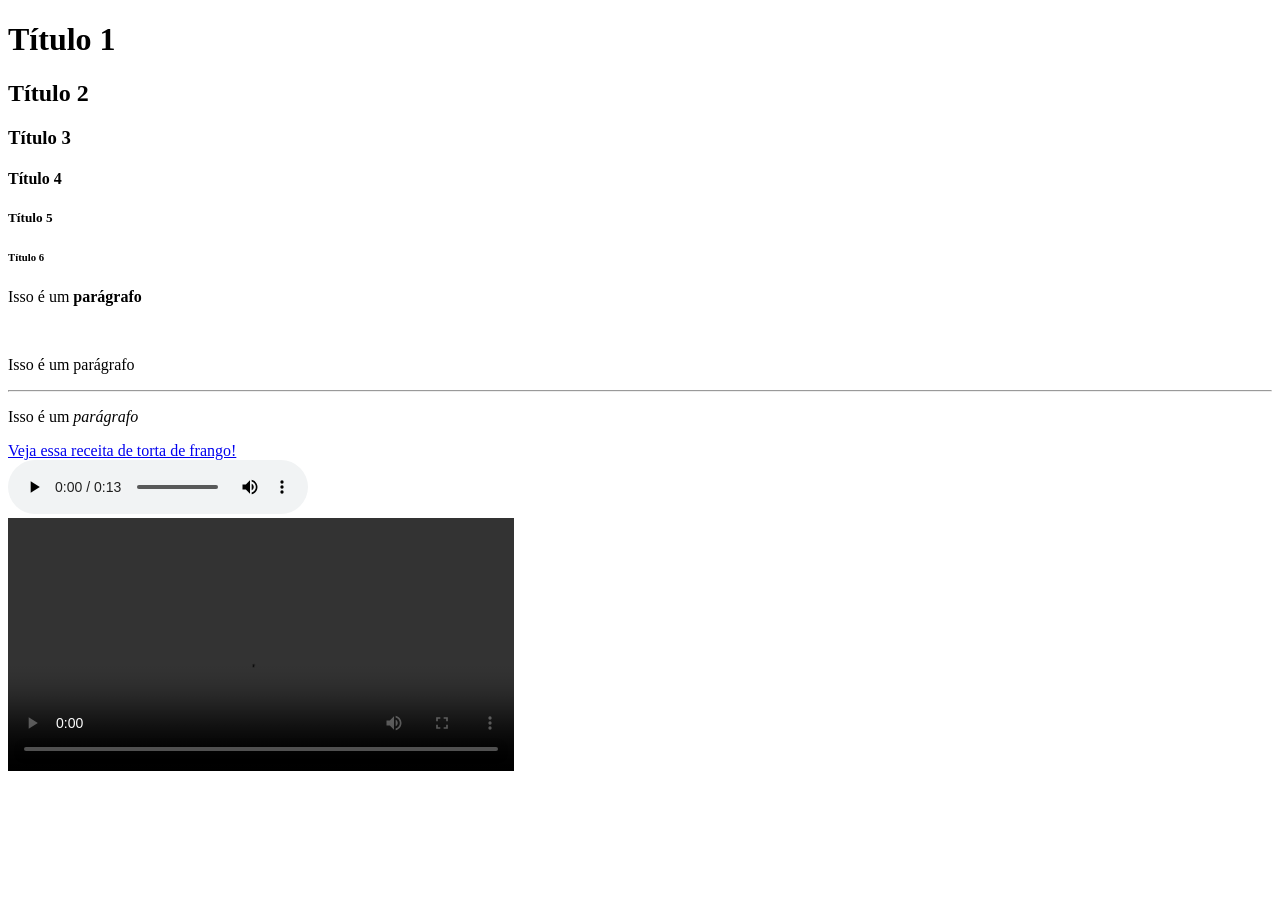
<file: Aulas/index.html>
<!DOCTYPE html>
<html lang = "pt-BR">
<html>
<head>
    <meta charset="UTF-8">
    <meta name="viewport" content="width=device-width, initial-scale=1.0">
    <link rel = "shortcut icon" href = "favicon.ico" type = "image/x-icon">	
    <title>Minha Página</title>
</head>
<body>

    <h1>Título 1</h1>
    <h2>Título 2</h2>
    <h3>Título 3</h3>
    <h4>Título 4</h4>
    <h5>Título 5</h5>
    <h6>Título 6</h6>
    
    <p>Isso é um <b>parágrafo</b></p>
    <br>	
    <p>Isso é um parágrafo</p>
    <hr>	
    <p>Isso é um <i>parágrafo</i></p>
    <a href="receita.html">Veja essa receita de torta de frango!</a>
    <br>
    <audio controls>
        <source src="midias/soulprodmusic-astral-creepy-dark-logo-254198.mp3" type="audio/mpeg">
    </audio>
    <br>
    <video controls width="40%" height="40%">
        <source src = "midias/200157-912127896.mp4" type="video/mp4">
    </video>
</body>
</html>
</file>
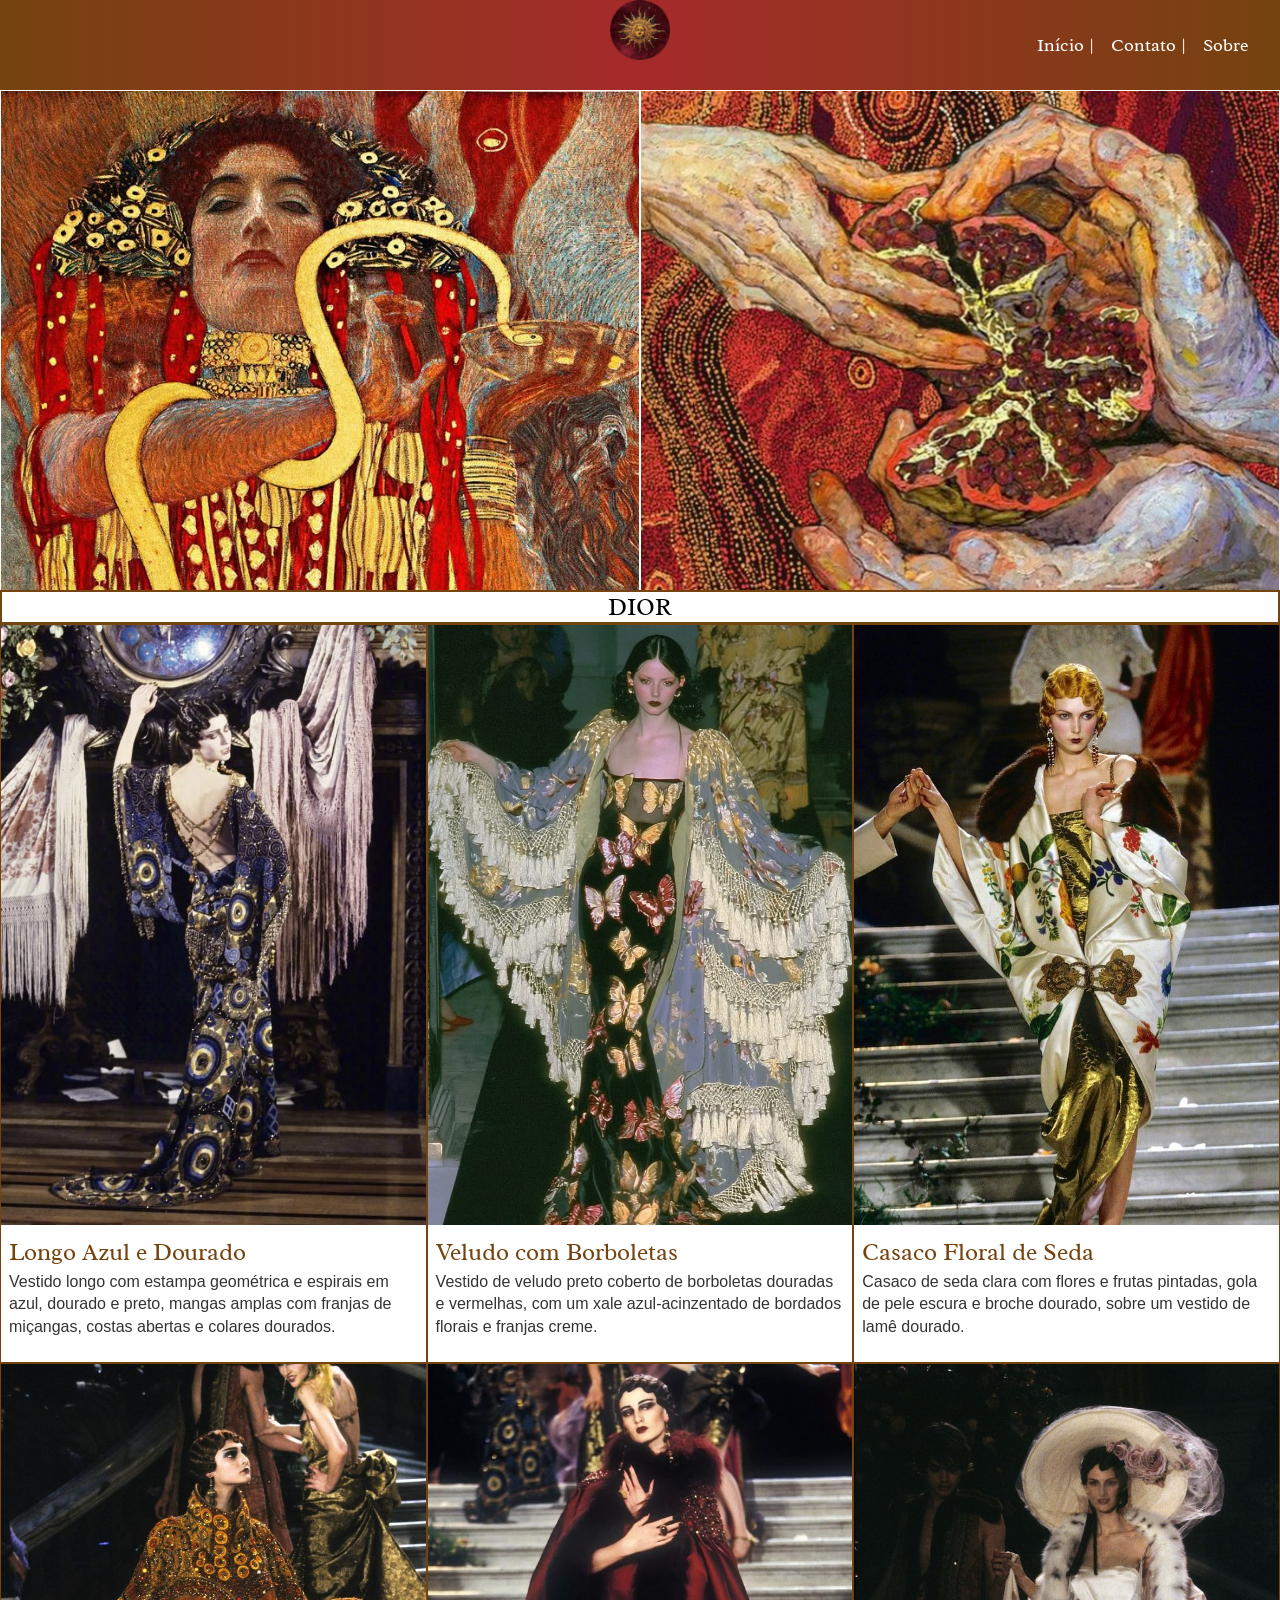
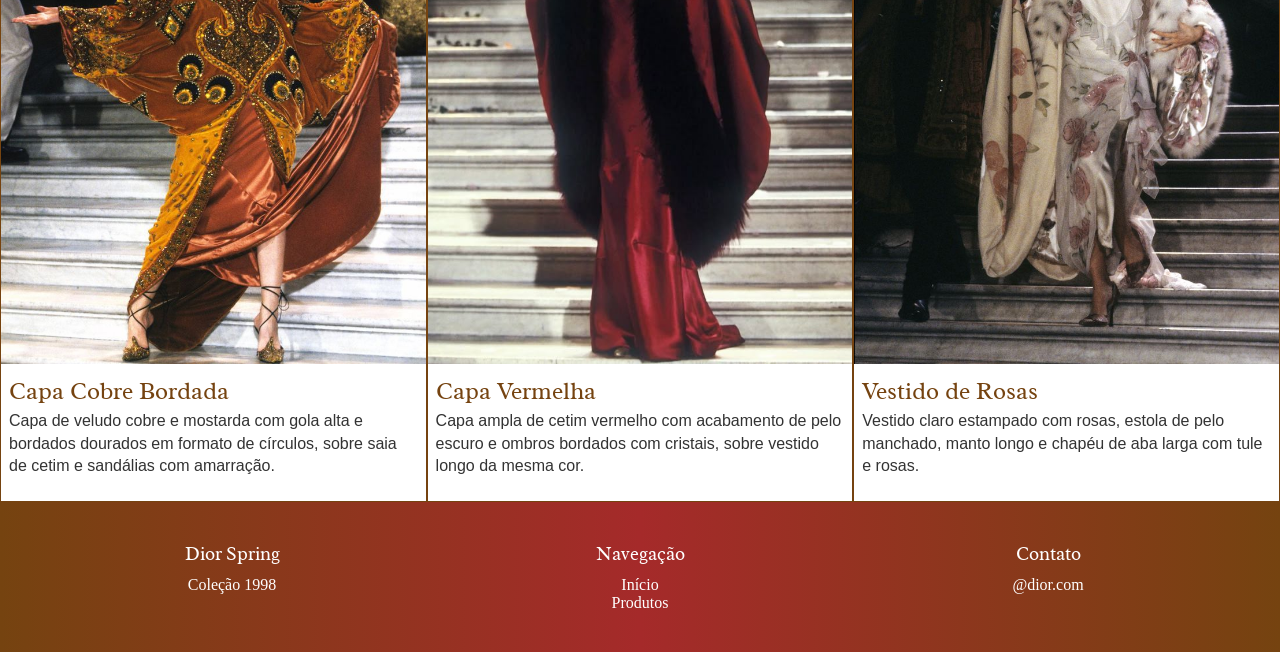
<file: Exercicios/Atividade3/index.html>
<!DOCTYPE html>
<html lang="pt-BR">
<head>
    <meta charset="UTF-8">
    <meta name="viewport" content="width=device-width, initial-scale=1.0">
    <title>Dior Spring</title>
    <link href="https://fonts.googleapis.com/css2?family=Radley&display=swap" rel="stylesheet">
    <link rel="icon" type="image/png" href="midias/logo.png">
    <style>
        *{
            margin: 0;
            padding: 0;
            box-sizing: border-box;
        }

        /* Cabeçalho e menu */
        header{
            height: 90px;
            background: linear-gradient(to left, rgb(117, 67, 16), brown, rgb(117, 67, 16));
            position: sticky;
            top: 0;
        }
        header img{
            display: block;
            margin: 0 auto;
            height: 60px;
            width: 60px;
            animation: girar 1.5s ease;
        }
        nav{
            position: absolute;
            top: 0;
            right: 24px;
            height: 90px;
            display: flex;
            align-items: center;
        }
        nav a{
            color: #fff;
            text-decoration: none;
            font-family: "Radley", serif;
            font-weight: lighter;
            font-size: 18px;
            padding: 8px;
            transition: color 0.3s;
        }
        nav a:hover{
            color: #f3d9b8;
        }
        @keyframes girar{
            from{ transform: rotate(-360deg) scale(0.2); opacity: 0; }
            to{ transform: rotate(0) scale(1); opacity: 1; }
        }

        /* Banner (imagens do topo) */
        .inicio{
            display: flex;
            flex-wrap: wrap;
        }
        .klimt{
            width: 50%;
            height: 500px;
            border-left: 1px solid rgb(255, 255, 255);
            border-right: 1px solid rgb(255, 255, 255);
            border-top: 1px solid rgb(255, 255, 255);
            background-image: url(midias/klimt.jpg);
            background-size: cover;
        }
        .roma{
            width: 50%;
            height: 500px;
            border-left: 1px solid rgb(255, 255, 255);
            border-right: 1px solid rgb(255, 255, 255);
            border-top: 1px solid rgb(255, 255, 255);
            background-image: url(midias/roma.jpg);
            background-size: cover;
            background-position: center;
        }

        /* Título */
        .container h2{
            font-family: "Radley", serif;
            text-align: center;
            border: 2px solid rgb(117, 67, 16);
            font-weight: lighter;
        }

        /* Cards */
        .conteudo{
            display: flex;
            flex-wrap: wrap;
        }
        .card{
            width: 33.33%;
            padding-bottom: 24px;
            border: 1px solid rgb(117, 67, 16);
        }
        .card > div{
            width: 100%;
            height: 600px;
        }
        .card h3{
            margin-top: 12px;
            padding: 0 8px;
            font-family: "Radley", serif;
            font-weight: lighter;
            font-size: 24px;
            color: rgb(117, 67, 16);
            transition: color 0.3s;
        }
        .card:hover h3{
            color: brown;
        }
        .descricao{
            font-family: sans-serif;
            font-size: 16px;
            color: #333;
            line-height: 1.4;
        }
        .card .descricao{
            margin-top: 4px;
            padding: 0 8px;
        }

        /* Imagem de cada card (e a imagem que aparece no hover) */
        .vestido1{
            background-image: url(midias/v1.jpg);
            background-size: cover;
        }
        .vestido1:hover{
            background-image: url(midias/v1_.jpg);
            background-size: cover;
        }
        .vestido2{
            background-image: url(midias/v2.jpg);
            background-size: cover;
        }
        .vestido2:hover{
            background-image: url(midias/v2_.jpg);
            background-size: cover;
        }
        .vestido3{
            background-image: url(midias/v3.jpg);
            background-size: cover;
        }
        .vestido3:hover{
            background-image: url("midias/v3_.jpg");
            background-size: cover;
            background-position: bottom;
        }
        .vestido4{
            background-image: url(midias/v4.jpg);
            background-size: cover;
            background-position: center;
        }
        .vestido4:hover{
            background-image: url(midias/v4_.jpg);
            background-size: cover;
            background-position: top;
        }
        .vestido5{
            background-image: url(midias/v5.jpg);
            background-size: cover;
        }
        .vestido5:hover{
            background-image: url(midias/v5_.jpg);
        }
        .vestido6{
            background-image: url(midias/v6.jpg);
            background-size: cover;
            background-position: center;
        }
        .vestido6:hover{
            background-image: url(midias/v6_.jpg);
            background-size: cover;
            background-position: top;
        }

        /* Rodapé (grid de 3 colunas) */
        footer{
            display: grid;
            grid-template-columns: repeat(3, 1fr);
            gap: 24px;
            padding: 40px;
            background: linear-gradient(to left, rgb(117, 67, 16), brown, rgb(117, 67, 16));
            color: #fff;
            text-align: center;
        }
        footer h3{
            font-family: "Radley", serif;
            font-weight: lighter;
            margin-bottom: 10px;
        }
        footer a{
            color: #fff;
            text-decoration: none;
        }

        /* Responsividade */

        /* Tablet */
        @media (max-width: 992px){
            .klimt, .roma{
                height: 400px;
            }
            .card{
                width: 50%;
            }
            .card > div{
                height: 500px;
            }
            nav a{
                font-size: 16px;
            }
        }

        /* Celular */
        @media (max-width: 600px){
            header{
                height: auto;
                padding-bottom: 8px;
            }
            nav{
                position: static;
                height: auto;
                justify-content: center;
                margin-top: 4px;
            }
            .klimt, .roma{
                width: 100%;
                height: 320px;
            }
            .card{
                width: 100%;
            }
            .card > div{
                height: 420px;
            }
            footer{
                grid-template-columns: 1fr;
            }
        }
    </style>
</head>

<body>
    <header>
        <img src="midias/logo.png" alt="Logo da marca">
        <nav>
            <a href="#">Início | </a>
            <a href="#rodape">Contato | </a>
            <!-- Link interno -->
            <a href="sobre.html"> Sobre </a>
        </nav>
    </header>

    <main>
        <div class="container">
            <!-- Banner -->
            <div class="inicio">
                <div class="klimt"></div>
                <div class="roma"></div>
            </div>

            <h2>DIOR</h2>

            <!-- Cards -->
            <div class="conteudo">
                <article class="card">
                    <div class="vestido1"></div>
                    <h3>Longo Azul e Dourado</h3>
                    <p class="descricao">Vestido longo com estampa geométrica e espirais em azul, dourado e preto, mangas amplas com franjas de miçangas, costas abertas e colares dourados.</p>
                </article>
                <article class="card">
                    <div class="vestido2"></div>
                    <h3>Veludo com Borboletas</h3>
                    <p class="descricao">Vestido de veludo preto coberto de borboletas douradas e vermelhas, com um xale azul-acinzentado de bordados florais e franjas creme.</p>
                </article>
                <article class="card">
                    <div class="vestido3"></div>
                    <h3>Casaco Floral de Seda</h3>
                    <p class="descricao">Casaco de seda clara com flores e frutas pintadas, gola de pele escura e broche dourado, sobre um vestido de lamê dourado.</p>
                </article>
                <article class="card">
                    <div class="vestido4"></div>
                    <h3>Capa Cobre Bordada</h3>
                    <p class="descricao">Capa de veludo cobre e mostarda com gola alta e bordados dourados em formato de círculos, sobre saia de cetim e sandálias com amarração.</p>
                </article>
                <article class="card">
                    <div class="vestido5"></div>
                    <h3>Capa Vermelha</h3>
                    <p class="descricao">Capa ampla de cetim vermelho com acabamento de pelo escuro e ombros bordados com cristais, sobre vestido longo da mesma cor.</p>
                </article>
                <article class="card">
                    <div class="vestido6"></div>
                    <h3>Vestido de Rosas</h3>
                    <p class="descricao">Vestido claro estampado com rosas, estola de pelo manchado, manto longo e chapéu de aba larga com tule e rosas.</p>
                </article>
            </div>
        </div>
    </main>

    <footer id="rodape">
        <section>
            <h3>Dior Spring</h3>
            <p>Coleção 1998</p>
        </section>
        <section>
            <h3>Navegação</h3>
            <p><a href="#">Início</a></p>
            <p><a href="#">Produtos</a></p>
        </section>
        <section>
            <h3>Contato</h3>
            <p>@dior.com</p>
        </section>
    </footer>
</body>
</html>
<!-- Individual -->
<!-- Inpiração: https://desgosto.com/ -->
</file>
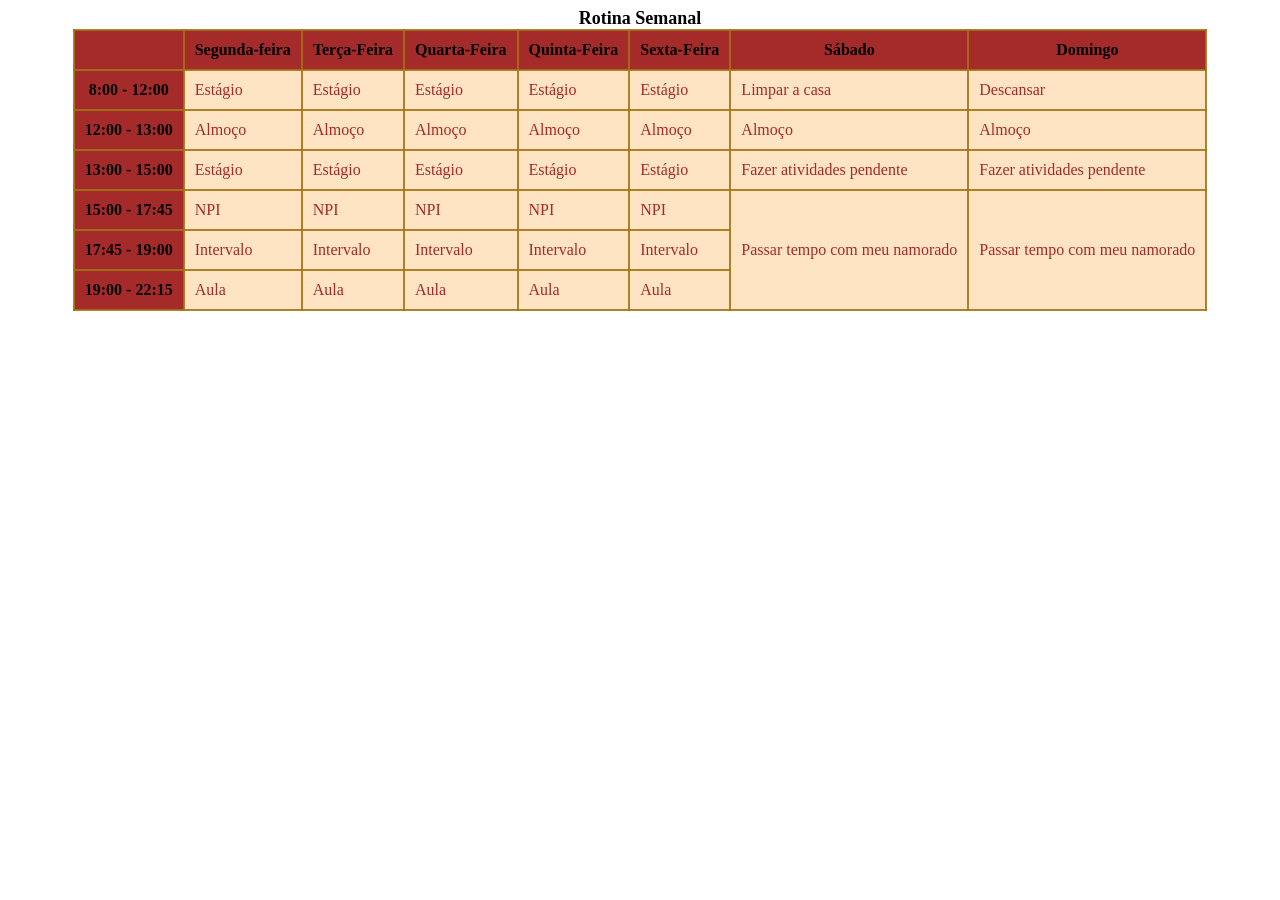
<file: Exercicios/Atividade4/index.html>
<!DOCTYPE html>
<html lang="en">
<head>
    <meta charset="UTF-8">
    <meta name="viewport" content="width=device-width, initial-scale=1.0">
    <title>Tabelas</title>
    <style>
        caption{
            font-size: large;
            font-weight: bold;
        }
        table{
            margin-left: auto;
            margin-right: auto;
        }
        table, th, td{
            border: 2px solid rgba(165, 114, 20, 0.879);
            border-collapse: collapse;
            padding: 10px;
        }
        td{
            text-align: center;
            color: brown;
            background-color: bisque;
            text-align: left;
        }
        th{
            background-color: brown;
        }
    </style>
</head>
<body>
    <table>
        <caption>Rotina Semanal</caption>
        <tr>
            <th></th>
            <th>Segunda-feira</th>
            <th>Terça-Feira</th>
            <th>Quarta-Feira</th>
            <th>Quinta-Feira</th>
            <th>Sexta-Feira</th>
            <th>Sábado</th>
            <th>Domingo</th>
        </tr>
        <tr>
            <th>8:00 - 12:00</th>
            <td>Estágio</td>
            <td>Estágio</td>
            <td>Estágio</td>
            <td>Estágio</td>
            <td>Estágio</td>
            <td>Limpar a casa</td>
            <td>Descansar</td>

        </tr>
        <tr>
            <th>12:00 - 13:00</th>
            <td>Almoço</td>
            <td>Almoço</td>
            <td>Almoço</td>
            <td>Almoço</td>
            <td>Almoço</td>
            <td>Almoço</td>
            <td>Almoço</td>

        </tr>
        <tr>
            <th>13:00 - 15:00</th>
            <td>Estágio</td>
            <td>Estágio</td>
            <td>Estágio</td>
            <td>Estágio</td>
            <td>Estágio</td>
            <td>Fazer atividades pendente</td>
            <td>Fazer atividades pendente</td>

        </tr>
        <tr>
            <th>15:00 - 17:45</th>
            <td>NPI</td>
            <td>NPI</td>
            <td>NPI</td>
            <td>NPI</td>
            <td>NPI</td>
            <td rowspan="3">Passar tempo com meu namorado</td>
            <td rowspan="3">Passar tempo com meu namorado</td>

        </tr>
        <tr>
            <th>17:45 - 19:00</th>
            <td>Intervalo</td>
            <td>Intervalo</td>
            <td>Intervalo</td>
            <td>Intervalo</td>
            <td>Intervalo</td>
        </tr>
        <tr>
            <th>19:00 - 22:15</th>
            <td>Aula</td>
            <td>Aula</td>
            <td>Aula</td>
            <td>Aula</td>
            <td>Aula</td>
        </tr>
            
    </table>
</body>
</html>
</file>
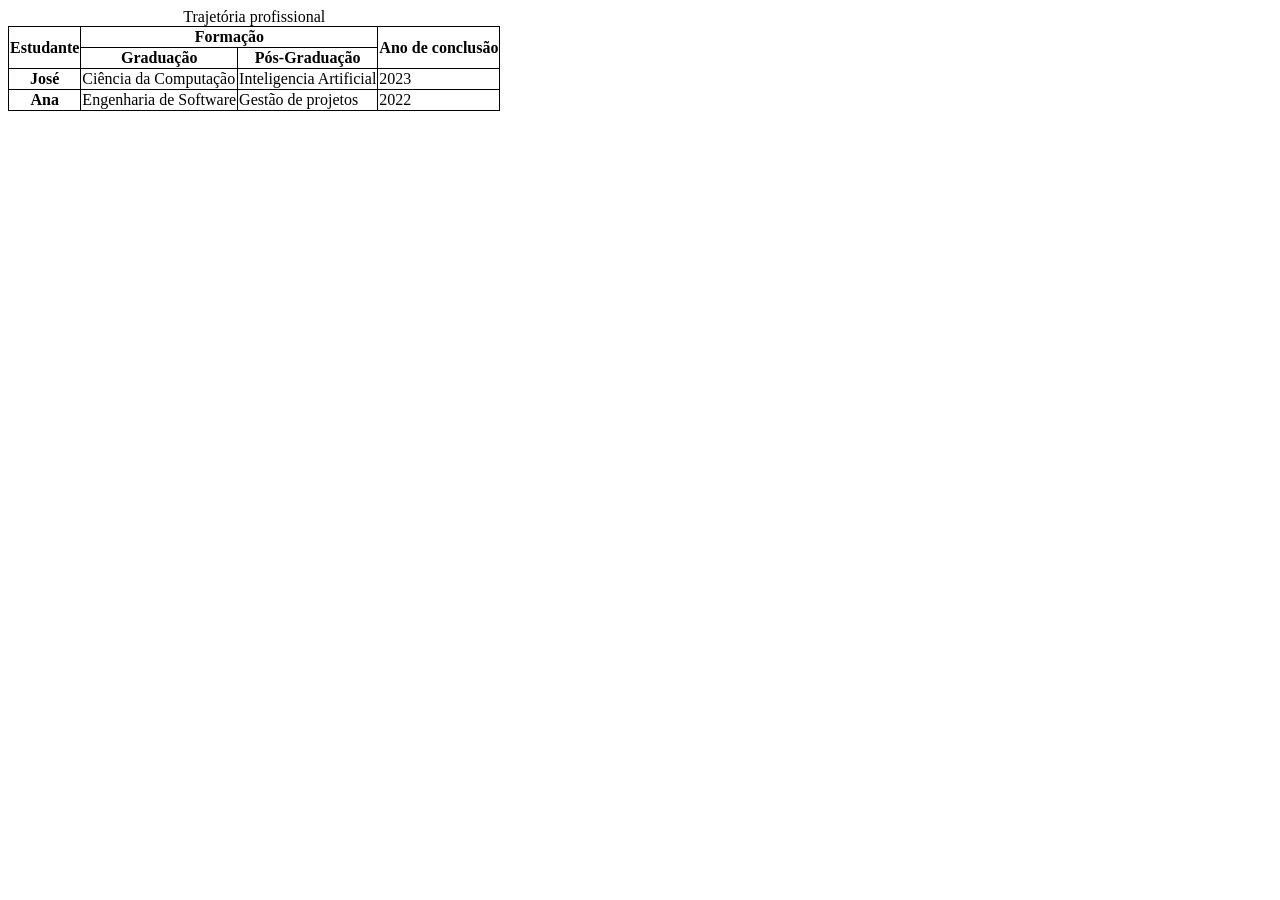
<file: Aulas/tabelas.html>
<!DOCTYPE html>
<html lang="pt-br">
<head>
    <meta charset="UTF-8">
    <meta name="viewport" content="width=device-width, initial-scale=1.0">
    <title>Tabelas</title>
    <style>
        table, th, td{
            border: 1px solid black;
            border-collapse: collapse;
        }
    </style>
</head>
<body>
    <table>
        <caption>Trajetória profissional</caption>
        <tr>
            <th rowspan="2" >Estudante</th>
            <th colspan="2">Formação</th>
            <th rowspan="2">Ano de conclusão</th>
        </tr>
        <tr>
            <th>Graduação</th>
            <th>Pós-Graduação</th>
        </tr>
        <tr>
            <th>José</td>
            <td>Ciência da Computação</td>
            <td>Inteligencia Artificial</td>
            <td>2023</td>
        </tr>
        <tr>
            <th>Ana</td>
            <td>Engenharia de Software</td>
            <td>Gestão de projetos</td>
            <td>2022</td>
        </tr>
    </table>
</body>
</html>
</file>
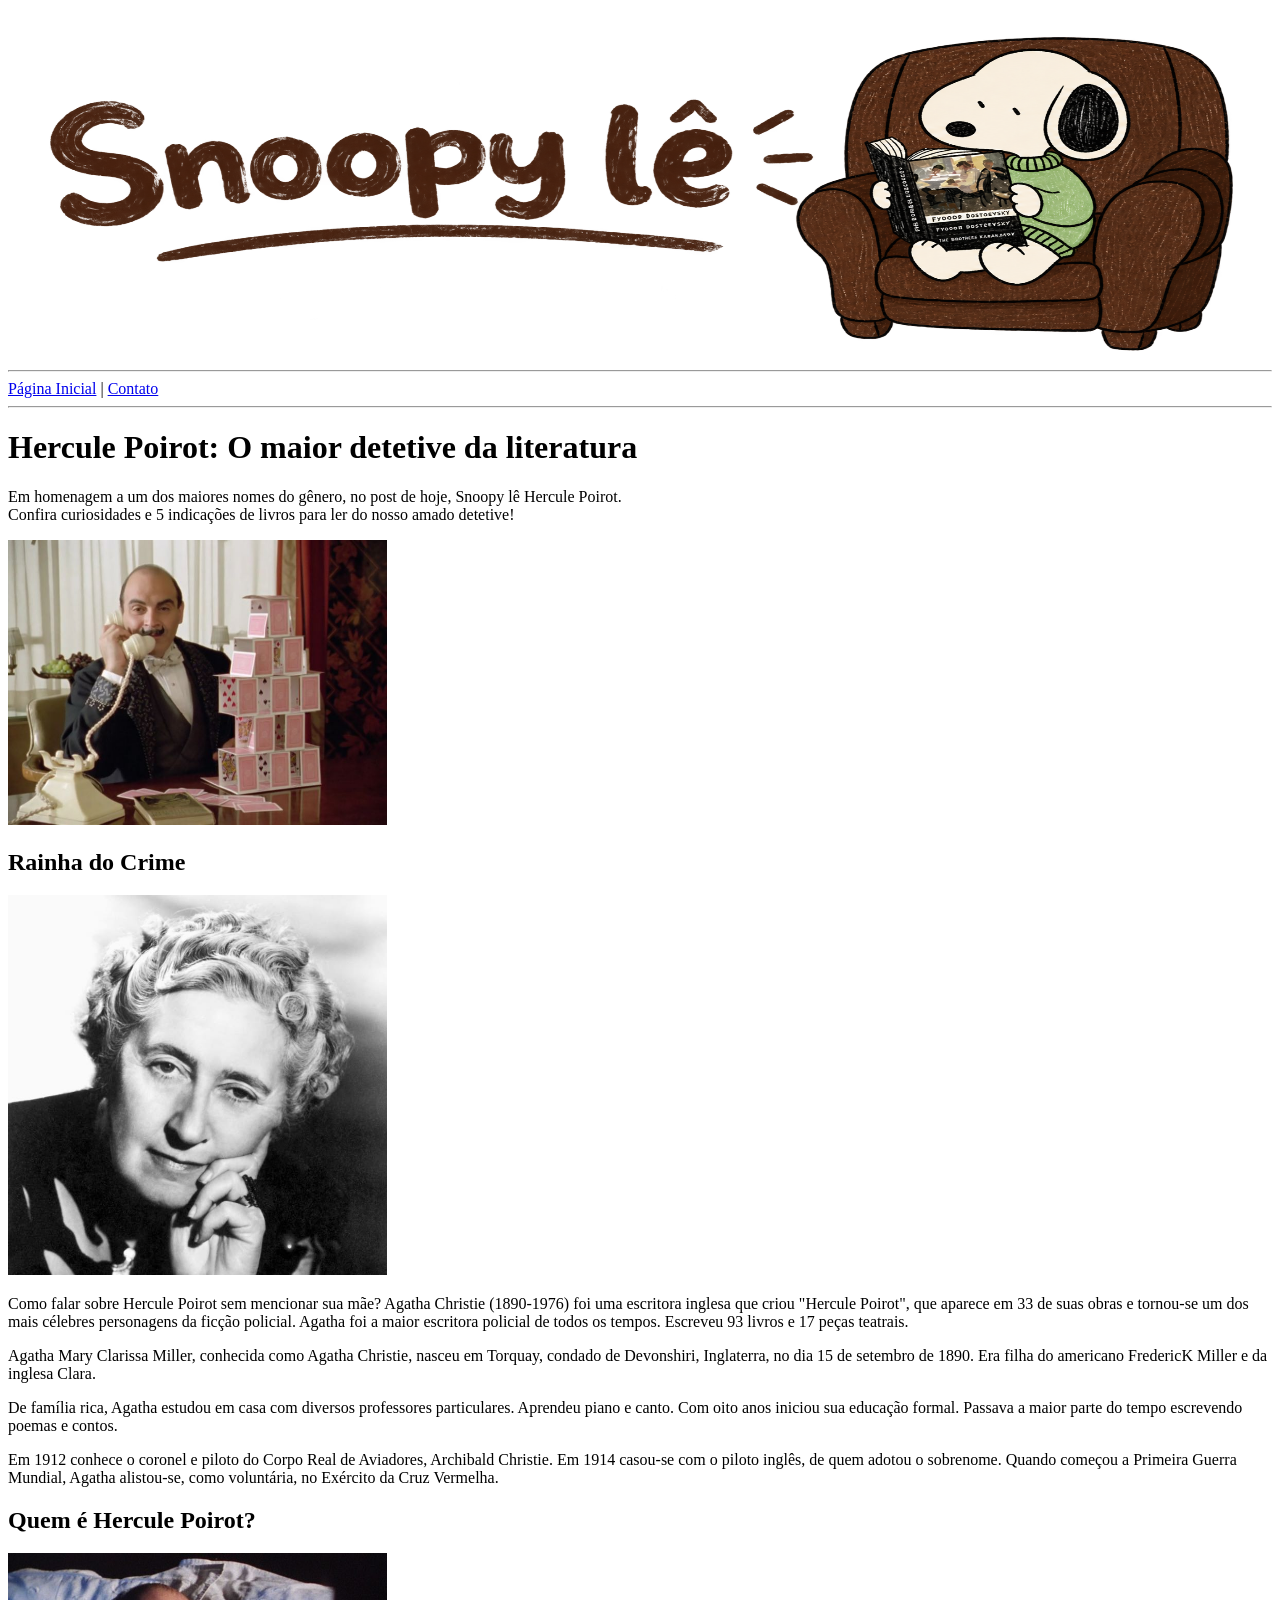
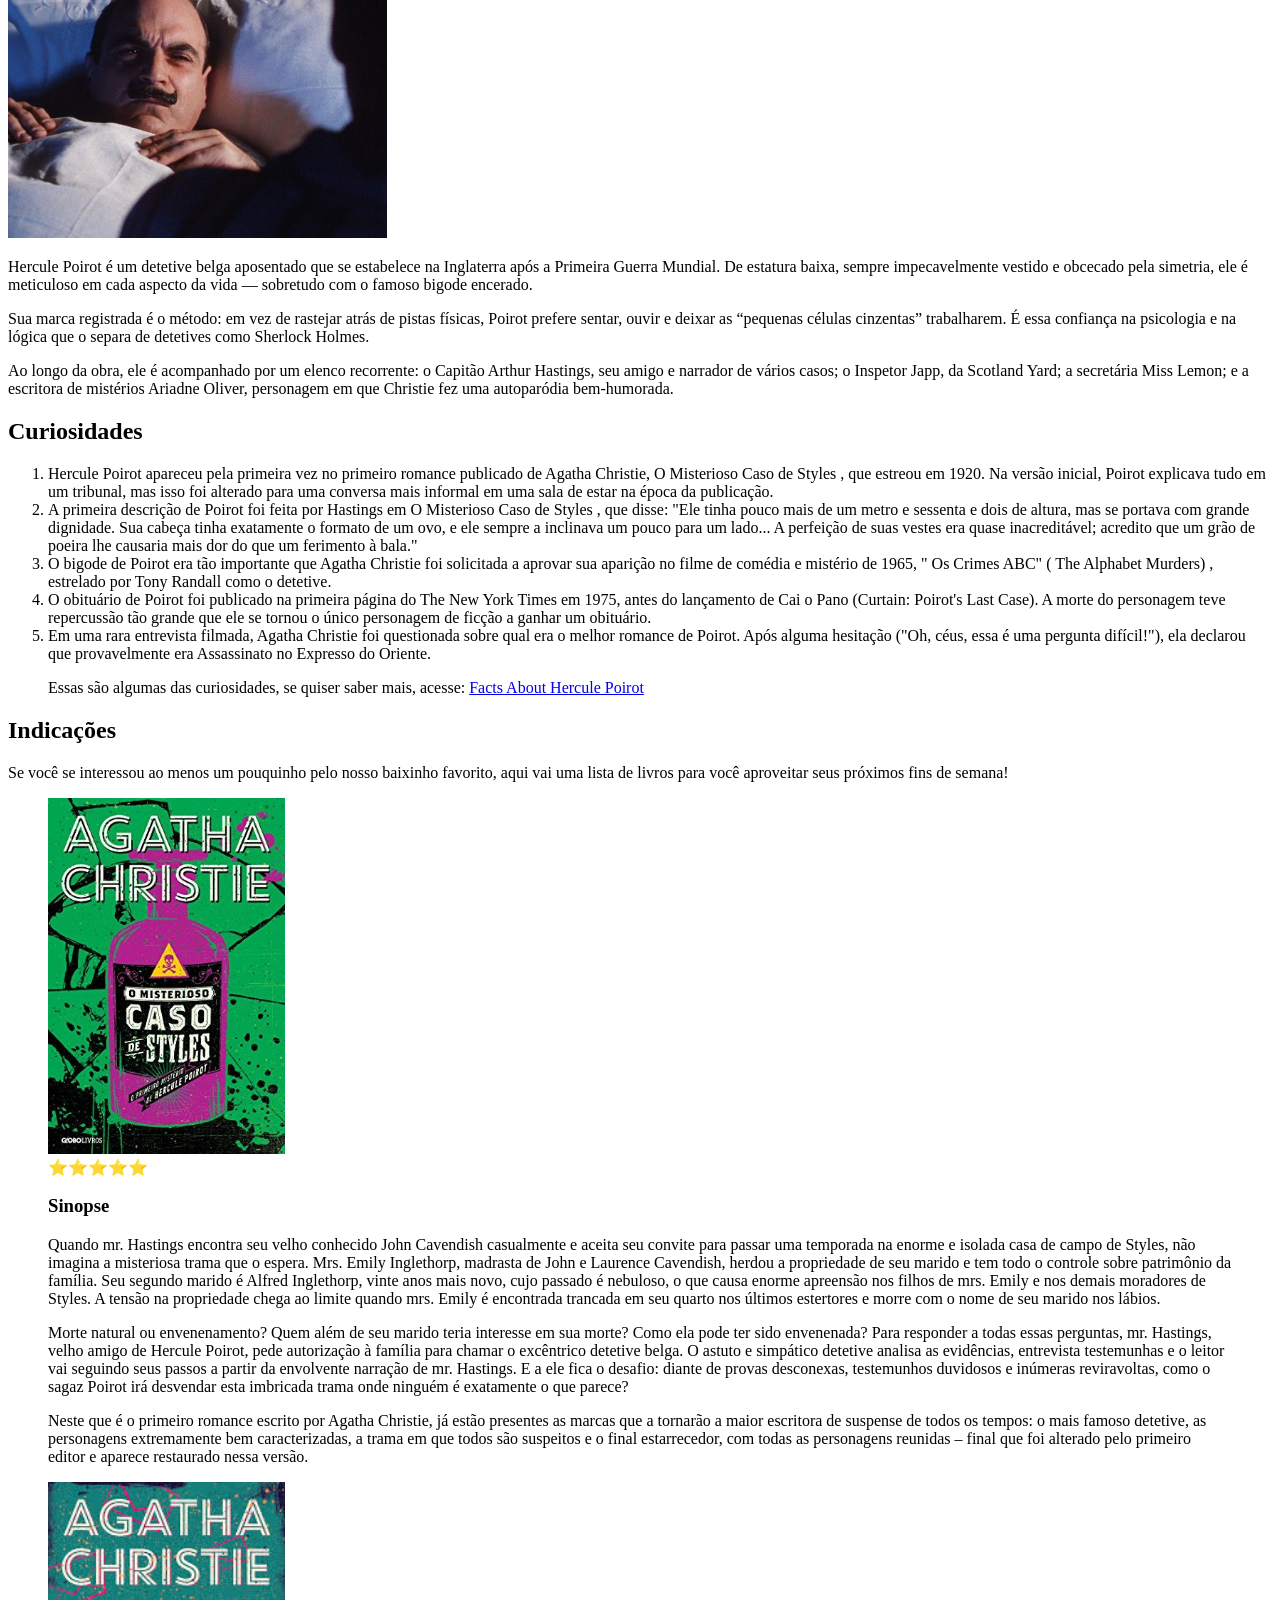
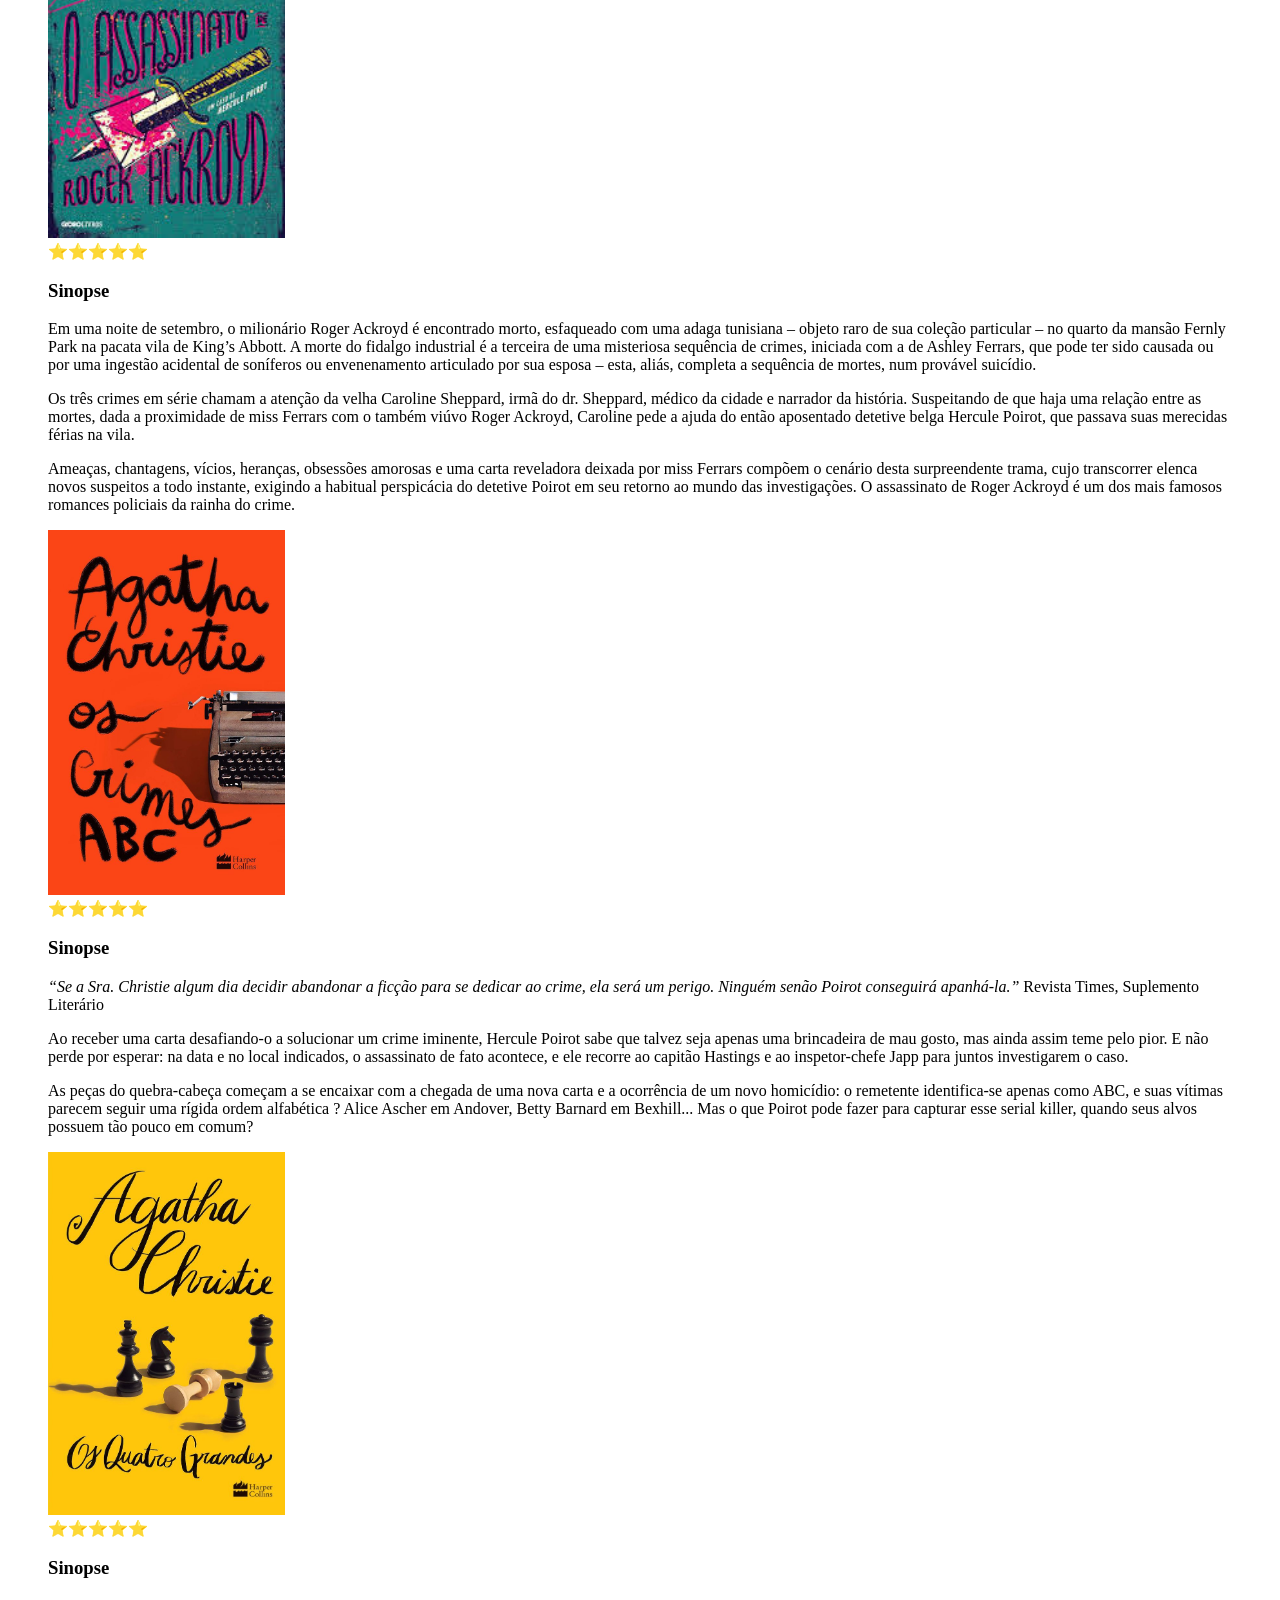
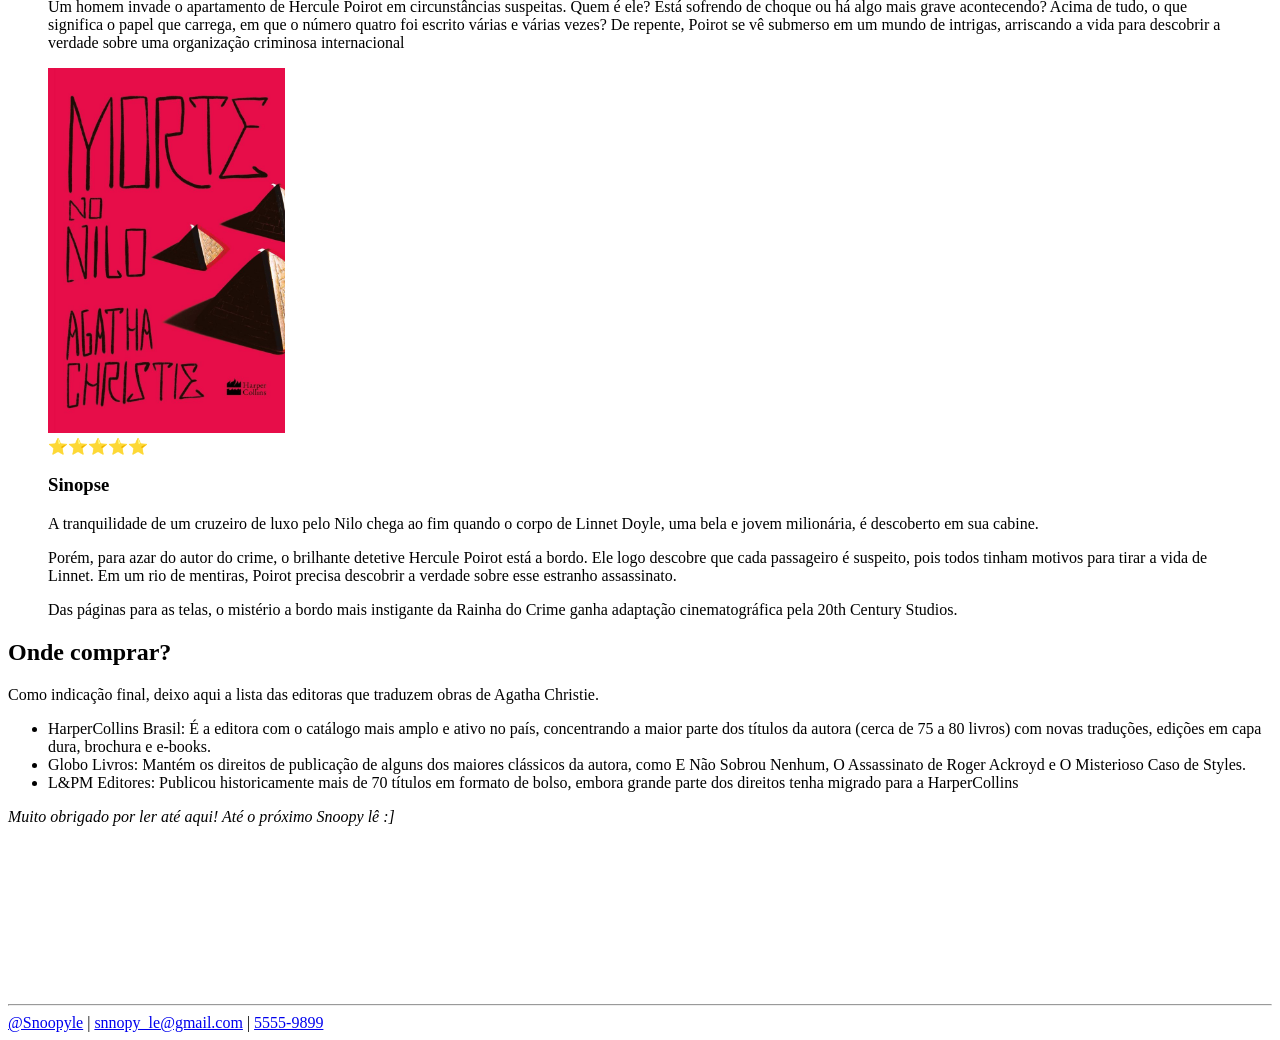
<file: Exercicios/AT01.html>
<!DOCTYPE html>
<html lang="pt-BR">
<head>
    <meta charset="UTF-8">
    <meta name="viewport" content="width=device-width, initial-scale=1.0">
    <title>Snoopy lê</title>
    <link rel="icon" type="image/png" href="midias/snoopy_icon.png">
</head>
<body>
    <!-- Cabeçalho do site -->
    <header>
        <img src="midias/Snoopy_banner.png" alt="Banner com Snoopy lendo" width="100%" height="350px">
        <hr>
    <!-- Menu de navegação da página -->    
    <nav>
        <a href="#">Página Inicial</a> |
        <a href="#footer">Contato</a>
    </nav>    
    <hr>
    </header>
    <!-- Conteúdo principal sobre Hercule Poirot e as obras de Agatha Christie -->
    <main>
        <!-- Apresentação do tema principal -->
        <h1>Hercule Poirot: O maior detetive da literatura</h1>
        <p>Em homenagem a um dos maiores nomes do gênero, no post de hoje, Snoopy lê Hercule Poirot. <br>Confira curiosidades e 5 indicações de livros para ler do nosso amado detetive!</p>
        <img src="midias/hercule_poirot.jpg" alt="Hercule Poirot ao telefone atrás de um castelo de cartas." width="30%" height="30%">
        <!-- Informações sobre a autora Agatha Christie -->
        <section>
            <h2>Rainha do Crime</h2>
            <img src="midias/agatha_ christie.jpg" alt="Foto da autora Agatha Christie" width="30%" height="30%">
            <p>Como falar sobre Hercule Poirot sem mencionar sua mãe? Agatha Christie (1890-1976) foi uma escritora inglesa que criou "Hercule Poirot", que aparece em 33 de suas obras e tornou-se um dos mais célebres personagens da ficção policial. Agatha foi a maior escritora policial de todos os tempos. Escreveu 93 livros e 17 peças teatrais.</p>
            <p>Agatha Mary Clarissa Miller, conhecida como Agatha Christie, nasceu em Torquay, condado de Devonshiri, Inglaterra, no dia 15 de setembro de 1890. Era filha do americano FredericK Miller e da inglesa Clara.</p>
            <p>De família rica, Agatha estudou em casa com diversos professores particulares. Aprendeu piano e canto. Com oito anos iniciou sua educação formal. Passava a maior parte do tempo escrevendo poemas e contos.</p>
            <p>Em 1912 conhece o coronel e piloto do Corpo Real de Aviadores, Archibald Christie. Em 1914 casou-se com o piloto inglês, de quem adotou o sobrenome. Quando começou a Primeira Guerra Mundial, Agatha alistou-se, como voluntária, no Exército da Cruz Vermelha.</p>
        </section>
        <!-- Apresentação do personagem Hercule Poirot -->
        <section>
            <h2>Quem é Hercule Poirot?</h2>
            <img src="midias/poirot_cama.jpg" alt="Hercule Poirot deitado em sua cama" width="30%" height="30%">
            <p>Hercule Poirot é um detetive belga aposentado que se estabelece na Inglaterra após a Primeira Guerra Mundial. De estatura baixa, sempre impecavelmente vestido e obcecado pela simetria, ele é meticuloso em cada aspecto da vida — sobretudo com o famoso bigode encerado.</p>
            <p>Sua marca registrada é o método: em vez de rastejar atrás de pistas físicas, Poirot prefere sentar, ouvir e deixar as “pequenas células cinzentas” trabalharem. É essa confiança na psicologia e na lógica que o separa de detetives como Sherlock Holmes.</p>
            <p>Ao longo da obra, ele é acompanhado por um elenco recorrente: o Capitão Arthur Hastings, seu amigo e narrador de vários casos; o Inspetor Japp, da Scotland Yard; a secretária Miss Lemon; e a escritora de mistérios Ariadne Oliver, personagem em que Christie fez uma autoparódia bem-humorada.</p>
        </section>
        <!-- Lista de curiosidades sobre Hercule Poirot -->
        <section>
            <h2>Curiosidades</h2>
            <ol>
                <li>Hercule Poirot apareceu pela primeira vez no primeiro romance publicado de Agatha Christie, O Misterioso Caso de Styles , que estreou em 1920. Na versão inicial, Poirot explicava tudo em um tribunal, mas isso foi alterado para uma conversa mais informal em uma sala de estar na época da publicação.</li>
                <li>A primeira descrição de Poirot foi feita por Hastings em O Misterioso Caso de Styles , que disse: "Ele tinha pouco mais de um metro e sessenta e dois de altura, mas se portava com grande dignidade. Sua cabeça tinha exatamente o formato de um ovo, e ele sempre a inclinava um pouco para um lado... A perfeição de suas vestes era quase inacreditável; acredito que um grão de poeira lhe causaria mais dor do que um ferimento à bala."</li>
                <li>O bigode de Poirot era tão importante que Agatha Christie foi solicitada a aprovar sua aparição no filme de comédia e mistério de 1965, " Os Crimes ABC" ( The Alphabet Murders) , estrelado por Tony Randall como o detetive.</li>
                <li>O obituário de Poirot foi publicado na primeira página do The New York Times em 1975, antes do lançamento de Cai o Pano (Curtain: Poirot's Last Case). A morte do personagem teve repercussão tão grande que ele se tornou o único personagem de ficção a ganhar um obituário.</li>
                <li>Em uma rara entrevista filmada, Agatha Christie foi questionada sobre qual era o melhor romance de Poirot. Após alguma hesitação ("Oh, céus, essa é uma pergunta difícil!"), ela declarou que provavelmente era Assassinato no Expresso do Oriente.</li>
                <p>Essas são algumas das curiosidades, se quiser saber mais, acesse: <a href="https://www.agathachristie.com/characters/hercule-poirot/facts-about-hercule-poirot" target="_blank">Facts About Hercule Poirot</a></p>
            </ol>
        </section>
        <!-- Indicações de livros protagonizados por Hercule Poirot -->
        <section>
            <h2>Indicações</h2>
            <p>Se você se interessou ao menos um pouquinho pelo nosso baixinho favorito, aqui vai uma lista de livros para você aproveitar seus próximos fins de semana!</p>
            <figure>
                <img src="midias/o_misterioso_caso_styles.jpg" alt="Capa do livro O misterioso caso Styles" width="20%" height="20%">
                <figcaption>
                    &#11088&#11088&#11088&#11088&#11088
                    <h3>Sinopse</h3>
                    <p>Quando mr. Hastings encontra seu velho conhecido John Cavendish casualmente e aceita seu convite para passar uma temporada na enorme e isolada casa de campo de Styles, não imagina a misteriosa trama que o espera. Mrs. Emily Inglethorp, madrasta de John e Laurence Cavendish, herdou a propriedade de seu marido e tem todo o controle sobre patrimônio da família. Seu segundo marido é Alfred Inglethorp, vinte anos mais novo, cujo passado é nebuloso, o que causa enorme apreensão nos filhos de mrs. Emily e nos demais moradores de Styles. A tensão na propriedade chega ao limite quando mrs. Emily é encontrada trancada em seu quarto nos últimos estertores e morre com o nome de seu marido nos lábios.</p>
                    <p>Morte natural ou envenenamento? Quem além de seu marido teria interesse em sua morte? Como ela pode ter sido envenenada? Para responder a todas essas perguntas, mr. Hastings, velho amigo de Hercule Poirot, pede autorização à família para chamar o excêntrico detetive belga. O astuto e simpático detetive analisa as evidências, entrevista testemunhas e o leitor vai seguindo seus passos a partir da envolvente narração de mr. Hastings. E a ele fica o desafio: diante de provas desconexas, testemunhos duvidosos e inúmeras reviravoltas, como o sagaz Poirot irá desvendar esta imbricada trama onde ninguém é exatamente o que parece?</p>
                    <p>Neste que é o primeiro romance escrito por Agatha Christie, já estão presentes as marcas que a tornarão a maior escritora de suspense de todos os tempos: o mais famoso detetive, as personagens extremamente bem caracterizadas, a trama em que todos são suspeitos e o final estarrecedor, com todas as personagens reunidas – final que foi alterado pelo primeiro editor e aparece restaurado nessa versão.</p>
                </figcaption>
            </figure>

            <figure>
                <img src="midias/o_assassinato_roger.jpg" alt="Capa do livro O assassinato de Roger Ackroyd" width="20%" height="20%">
                <figcaption>
                    &#11088&#11088&#11088&#11088&#11088
                    <h3>Sinopse</h3>
                    <p>Em uma noite de setembro, o milionário Roger Ackroyd é encontrado morto, esfaqueado com uma adaga tunisiana – objeto raro de sua coleção particular – no quarto da mansão Fernly Park na pacata vila de King’s Abbott. A morte do fidalgo industrial é a terceira de uma misteriosa sequência de crimes, iniciada com a de Ashley Ferrars, que pode ter sido causada ou por uma ingestão acidental de soníferos ou envenenamento articulado por sua esposa – esta, aliás, completa a sequência de mortes, num provável suicídio.</p>
                    <p>Os três crimes em série chamam a atenção da velha Caroline Sheppard, irmã do dr. Sheppard, médico da cidade e narrador da história. Suspeitando de que haja uma relação entre as mortes, dada a proximidade de miss Ferrars com o também viúvo Roger Ackroyd, Caroline pede a ajuda do então aposentado detetive belga Hercule Poirot, que passava suas merecidas férias na vila.</p>
                    <p>Ameaças, chantagens, vícios, heranças, obsessões amorosas e uma carta reveladora deixada por miss Ferrars compõem o cenário desta surpreendente trama, cujo transcorrer elenca novos suspeitos a todo instante, exigindo a habitual perspicácia do detetive Poirot em seu retorno ao mundo das investigações. O assassinato de Roger Ackroyd é um dos mais famosos romances policiais da rainha do crime.</p>
                </figcaption>  
            </figure>

            <figure>
                <img src="midias/os_crimes_ABC.jpg" alt="Capa do livro Os crimes ABC" width="20%" height="20%">
                <figcaption>
                    &#11088&#11088&#11088&#11088&#11088
                    <h3>Sinopse</h3>
                    <p><i>“Se a Sra. Christie algum dia decidir abandonar a ficção para se dedicar ao crime, ela será um perigo. Ninguém senão Poirot conseguirá apanhá-la.”</i>
                    Revista Times, Suplemento Literário</p>
                    <p>Ao receber uma carta desafiando-o a solucionar um crime iminente, Hercule Poirot sabe que talvez seja apenas uma brincadeira de mau gosto, mas ainda assim teme pelo pior. E não perde por esperar: na data e no local indicados, o assassinato de fato acontece, e ele recorre ao capitão Hastings e ao inspetor-chefe Japp para juntos investigarem o caso.</p>
                    <p>As peças do quebra-cabeça começam a se encaixar com a chegada de uma nova carta e a ocorrência de um novo homicídio: o remetente identifica-se apenas como ABC, e suas vítimas parecem seguir uma rígida ordem alfabética ? Alice Ascher em Andover, Betty Barnard em Bexhill... Mas o que Poirot pode fazer para capturar esse serial killer, quando seus alvos possuem tão pouco em comum?</p>
                </figcaption>
            </figure>

            <figure>
            <img src="midias/os_quatro_grande.jpg" alt="Capa do livro Os quatro grandes" width="20%" height="20%">
                <figcaption>
                    &#11088&#11088&#11088&#11088&#11088
                    <h3>Sinopse</h3>
                    <p>Um homem invade o apartamento de Hercule Poirot em circunstâncias suspeitas. Quem é ele? Está sofrendo de choque ou há algo mais grave acontecendo? Acima de tudo, o que significa o papel que carrega, em que o número quatro foi escrito várias e várias vezes? De repente, Poirot se vê submerso em um mundo de intrigas, arriscando a vida para descobrir a verdade sobre uma organização criminosa internacional</p>
                </figcaption> 
            </figure>  

            <figure>
            <img src="midias/morte_no_nilo.jpg" alt="Capa do livro Morte no Nilo"
            width="20%" height="20%">
                <figcaption>
                    &#11088&#11088&#11088&#11088&#11088
                    <h3>Sinopse</h3>
                    <p>A tranquilidade de um cruzeiro de luxo pelo Nilo chega ao fim quando o corpo de Linnet Doyle, uma bela e jovem milionária, é descoberto em sua cabine.</p>
                    <p>Porém, para azar do autor do crime, o brilhante detetive Hercule Poirot está a bordo. Ele logo descobre que cada passageiro é suspeito, pois todos tinham motivos para tirar a vida de Linnet. Em um rio de mentiras, Poirot precisa descobrir a verdade sobre esse estranho assassinato.</p>
                    <p>Das páginas para as telas, o mistério a bordo mais instigante da Rainha do Crime ganha adaptação cinematográfica pela 20th Century Studios.</p>
                </figcaption>  
            </figure>
        </section>
        <!-- Informações sobre editoras que publicam obras de Agatha Christie -->
        <section>
            <h2>Onde comprar?</h2>
            <p>Como indicação final, deixo aqui a lista das editoras que traduzem obras de Agatha Christie.</p>
            <ul>
                <li>HarperCollins Brasil: É a editora com o catálogo mais amplo e ativo no país, concentrando a maior parte dos títulos da autora (cerca de 75 a 80 livros) com novas traduções, edições em capa dura, brochura e e-books.</li>
                <li>Globo Livros: Mantém os direitos de publicação de alguns dos maiores clássicos da autora, como E Não Sobrou Nenhum, O Assassinato de Roger Ackroyd e O Misterioso Caso de Styles.</li>
                <li>L&PM Editores: Publicou historicamente mais de 70 títulos em formato de bolso, embora grande parte dos direitos tenha migrado para a HarperCollins</li>
            </ul>
        </section>
    <p><i>Muito obrigado por ler até aqui! Até o próximo Snoopy lê :]</i></p> 
    <!-- Anúncio relacionado ao tema do site -->
    <aside><iframe src="https://www.adorocinema.com/series/serie-501/" frameborder="0" width="100%"></iframe></aside> 
    </main>    
    <!-- Rodapé com informações de contato do site -->
    <hr>
    <footer id="footer">
        <a href="#">@Snoopyle</a> |
        <a href="#">snnopy_le@gmail.com</a> |
        <a href="#">5555-9899</a>
    </footer>
</body>
</html>

<!-- Inspiração: https://umlivropordia.com.br/curiosidades/hercule-poirot-livros-com-o-detetive-e-ordem-de-leitura/ -->
</file>
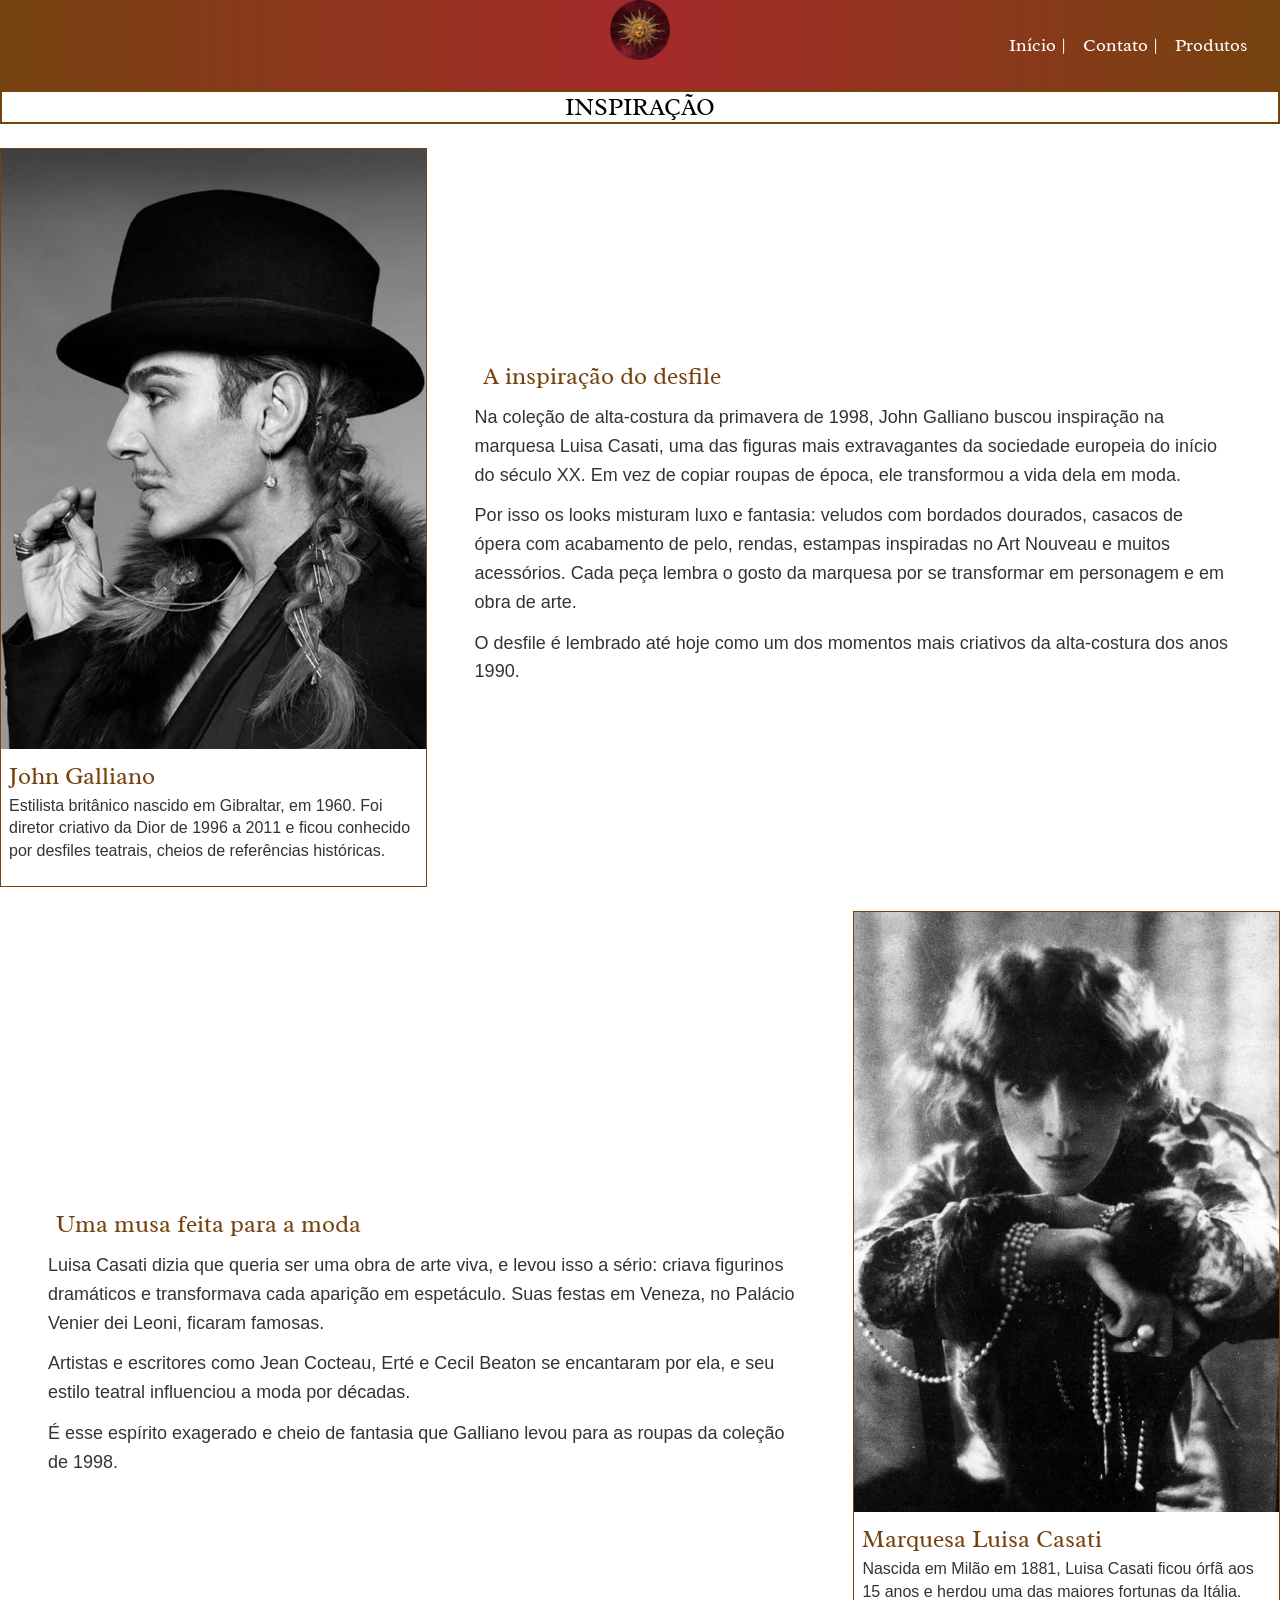
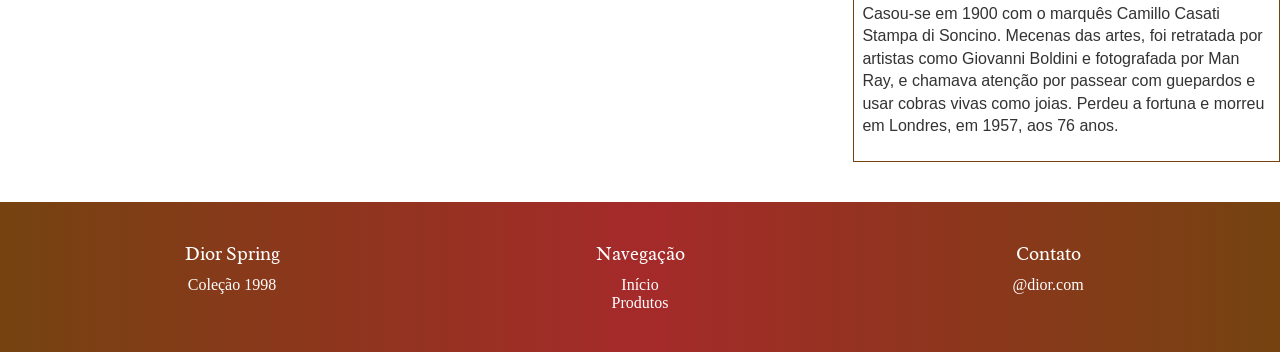
<file: Exercicios/Atividade3/sobre.html>
<!DOCTYPE html>
<html lang="pt-BR">
<head>
    <meta charset="UTF-8">
    <meta name="viewport" content="width=device-width, initial-scale=1.0">
    <title>Dior Spring | Sobre</title>
    <link href="https://fonts.googleapis.com/css2?family=Radley&display=swap" rel="stylesheet">
    <link rel="icon" type="image/png" href="midias/logo.png">
    <style>
        *{
            margin: 0;
            padding: 0;
            box-sizing: border-box;
        }

        /* Cabeçalho e menu */
        header{
            height: 90px;
            background: linear-gradient(to left, rgb(117, 67, 16), brown, rgb(117, 67, 16));
            position: sticky;
            top: 0;
        }
        header img{
            display: block;
            margin: 0 auto;
            height: 60px;
            width: 60px;
            animation: girar 1.5s ease;
        }
        nav{
            position: absolute;
            top: 0;
            right: 24px;
            height: 90px;
            display: flex;
            align-items: center;
        }
        nav a{
            color: #fff;
            text-decoration: none;
            font-family: "Radley", serif;
            font-weight: lighter;
            font-size: 18px;
            padding: 8px;
            transition: color 0.3s;
        }
        nav a:hover{
            color: #f3d9b8;
        }
        @keyframes girar{
            from{ transform: rotate(-360deg) scale(0.2); opacity: 0; }
            to{ transform: rotate(0) scale(1); opacity: 1; }
        }

        /* Título */
        .container h2{
            font-family: "Radley", serif;
            text-align: center;
            border: 2px solid rgb(117, 67, 16);
            font-weight: lighter;
        }

        /* Linhas da página: criador (card à esquerda) e musa (card à direita) */
        .criador, .musa{
            display: flex;
            align-items: center;
            margin-top: 24px;
        }
        .musa{
            justify-content: flex-end;
        }

        /* Texto ao lado do card */
        .texto{
            flex: 1;
            padding: 24px 48px;
        }
        .texto p{
            margin-top: 12px;
            font-family: sans-serif;
            font-size: 18px;
            color: #333;
            line-height: 1.6;
        }

        /* Cards */
        .card{
            width: 33.33%;
            padding-bottom: 24px;
            border: 1px solid rgb(117, 67, 16);
        }
        .card > div{
            width: 100%;
            height: 600px;
            background-size: cover;
            background-position: top;
        }
        .card h3, .texto h3{
            margin-top: 12px;
            padding: 0 8px;
            font-family: "Radley", serif;
            font-weight: lighter;
            font-size: 24px;
            color: rgb(117, 67, 16);
            transition: color 0.3s;
        }
        .card:hover h3{
            color: brown;
        }
        .descricao{
            font-family: sans-serif;
            font-size: 16px;
            color: #333;
            line-height: 1.4;
        }
        .card .descricao{
            margin-top: 4px;
            padding: 0 8px;
        }

        /* Fotos */
        .galliano{
            background-image: url(midias/john_galliano.jpg);
        }
        .casati{
            background-image: url(midias/marchesa_luisa_casati.jpg);
        }

        /* Rodapé (grid de 3 colunas) */
        footer{
            display: grid;
            grid-template-columns: repeat(3, 1fr);
            gap: 24px;
            margin-top: 40px;
            padding: 40px;
            background: linear-gradient(to left, rgb(117, 67, 16), brown, rgb(117, 67, 16));
            color: #fff;
            text-align: center;
        }
        footer h3{
            font-family: "Radley", serif;
            font-weight: lighter;
            margin-bottom: 10px;
        }
        footer a{
            color: #fff;
            text-decoration: none;
        }

        /* Responsividade */

        /* Tablet */
        @media (max-width: 992px){
            .card{
                width: 50%;
            }
            .card > div{
                height: 500px;
            }
            .texto{
                padding: 24px;
            }
            nav a{
                font-size: 16px;
            }
        }

        /* Celular */
        @media (max-width: 600px){
            header{
                height: auto;
                padding-bottom: 8px;
            }
            nav{
                position: static;
                height: auto;
                justify-content: center;
                margin-top: 4px;
            }
            .criador{
                flex-direction: column;
            }
            .musa{
                flex-direction: column-reverse;
            }
            .card{
                width: 100%;
            }
            .card > div{
                height: 420px;
            }
            .texto{
                padding: 24px 16px;
            }
            footer{
                grid-template-columns: 1fr;
            }
        }
    </style>
</head>

<body>
    <header>
        <img src="midias/logo.png" alt="Logo da marca">
        <nav>
            <a href="#">Início | </a>
            <a href="#rodape">Contato | </a>
            <a href="index.html">Produtos </a>
        </nav>
    </header>

    <main>
        <div class="container">
            <h2>INSPIRAÇÃO</h2>

            <!-- Criador (card à esquerda e texto ao lado) -->
            <section class="criador">
                <article class="card">
                    <div class="galliano" role="img" aria-label="Foto de John Galliano"></div>
                    <h3>John Galliano</h3>
                    <p class="descricao">Estilista britânico nascido em Gibraltar, em 1960. Foi diretor criativo da Dior de 1996 a 2011 e ficou conhecido por desfiles teatrais, cheios de referências históricas.</p>
                </article>
                <section class="texto">
                    <h3>A inspiração do desfile</h3>
                    <p>Na coleção de alta-costura da primavera de 1998, John Galliano buscou inspiração na marquesa Luisa Casati, uma das figuras mais extravagantes da sociedade europeia do início do século XX. Em vez de copiar roupas de época, ele transformou a vida dela em moda.</p>
                    <p>Por isso os looks misturam luxo e fantasia: veludos com bordados dourados, casacos de ópera com acabamento de pelo, rendas, estampas inspiradas no Art Nouveau e muitos acessórios. Cada peça lembra o gosto da marquesa por se transformar em personagem e em obra de arte.</p>
                    <p>O desfile é lembrado até hoje como um dos momentos mais criativos da alta-costura dos anos 1990.</p>
                </section>
            </section>

            <!-- Musa (card à direita) -->
            <section class="musa">
                <section class="texto">
                    <h3>Uma musa feita para a moda</h3>
                    <p>Luisa Casati dizia que queria ser uma obra de arte viva, e levou isso a sério: criava figurinos dramáticos e transformava cada aparição em espetáculo. Suas festas em Veneza, no Palácio Venier dei Leoni, ficaram famosas.</p>
                    <p>Artistas e escritores como Jean Cocteau, Erté e Cecil Beaton se encantaram por ela, e seu estilo teatral influenciou a moda por décadas.</p>
                    <p>É esse espírito exagerado e cheio de fantasia que Galliano levou para as roupas da coleção de 1998.</p>
                </section>
                <article class="card">
                    <div class="casati" role="img" aria-label="Retrato da marquesa Luisa Casati"></div>
                    <h3>Marquesa Luisa Casati</h3>
                    <p class="descricao">Nascida em Milão em 1881, Luisa Casati ficou órfã aos 15 anos e herdou uma das maiores fortunas da Itália. Casou-se em 1900 com o marquês Camillo Casati Stampa di Soncino. Mecenas das artes, foi retratada por artistas como Giovanni Boldini e fotografada por Man Ray, e chamava atenção por passear com guepardos e usar cobras vivas como joias. Perdeu a fortuna e morreu em Londres, em 1957, aos 76 anos.</p>
                </article>
            </section>
        </div>
    </main>

    <footer id="rodape">
        <section>
            <h3>Dior Spring</h3>
            <p>Coleção 1998</p>
        </section>
        <section>
            <h3>Navegação</h3>
            <p><a href="#">Início</a></p>
            <p><a href="index.html">Produtos</a></p>
        </section>
        <section>
            <h3>Contato</h3>
            <p>@dior.com</p>
        </section>
    </footer>
</body>
</html>
<!-- Individual -->
<!-- Inpiração: https://desgosto.com/ -->
</file>
